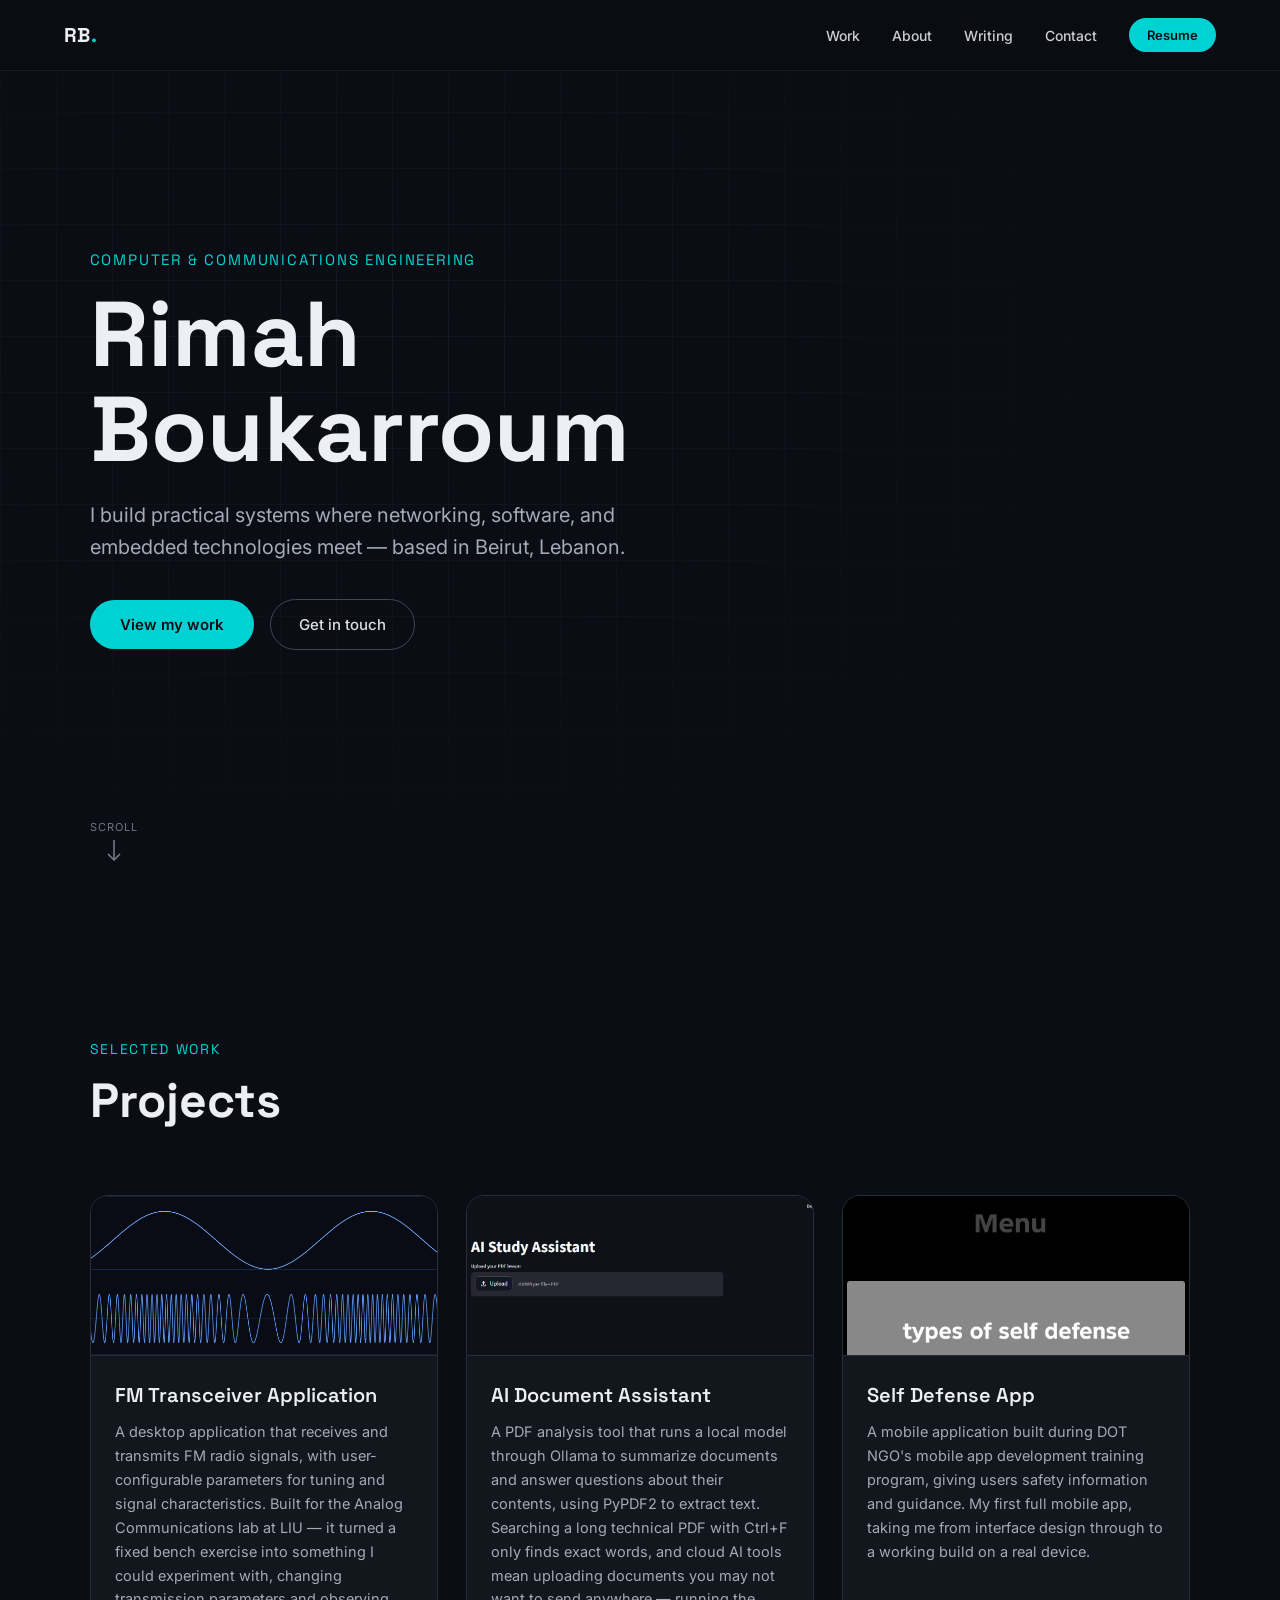
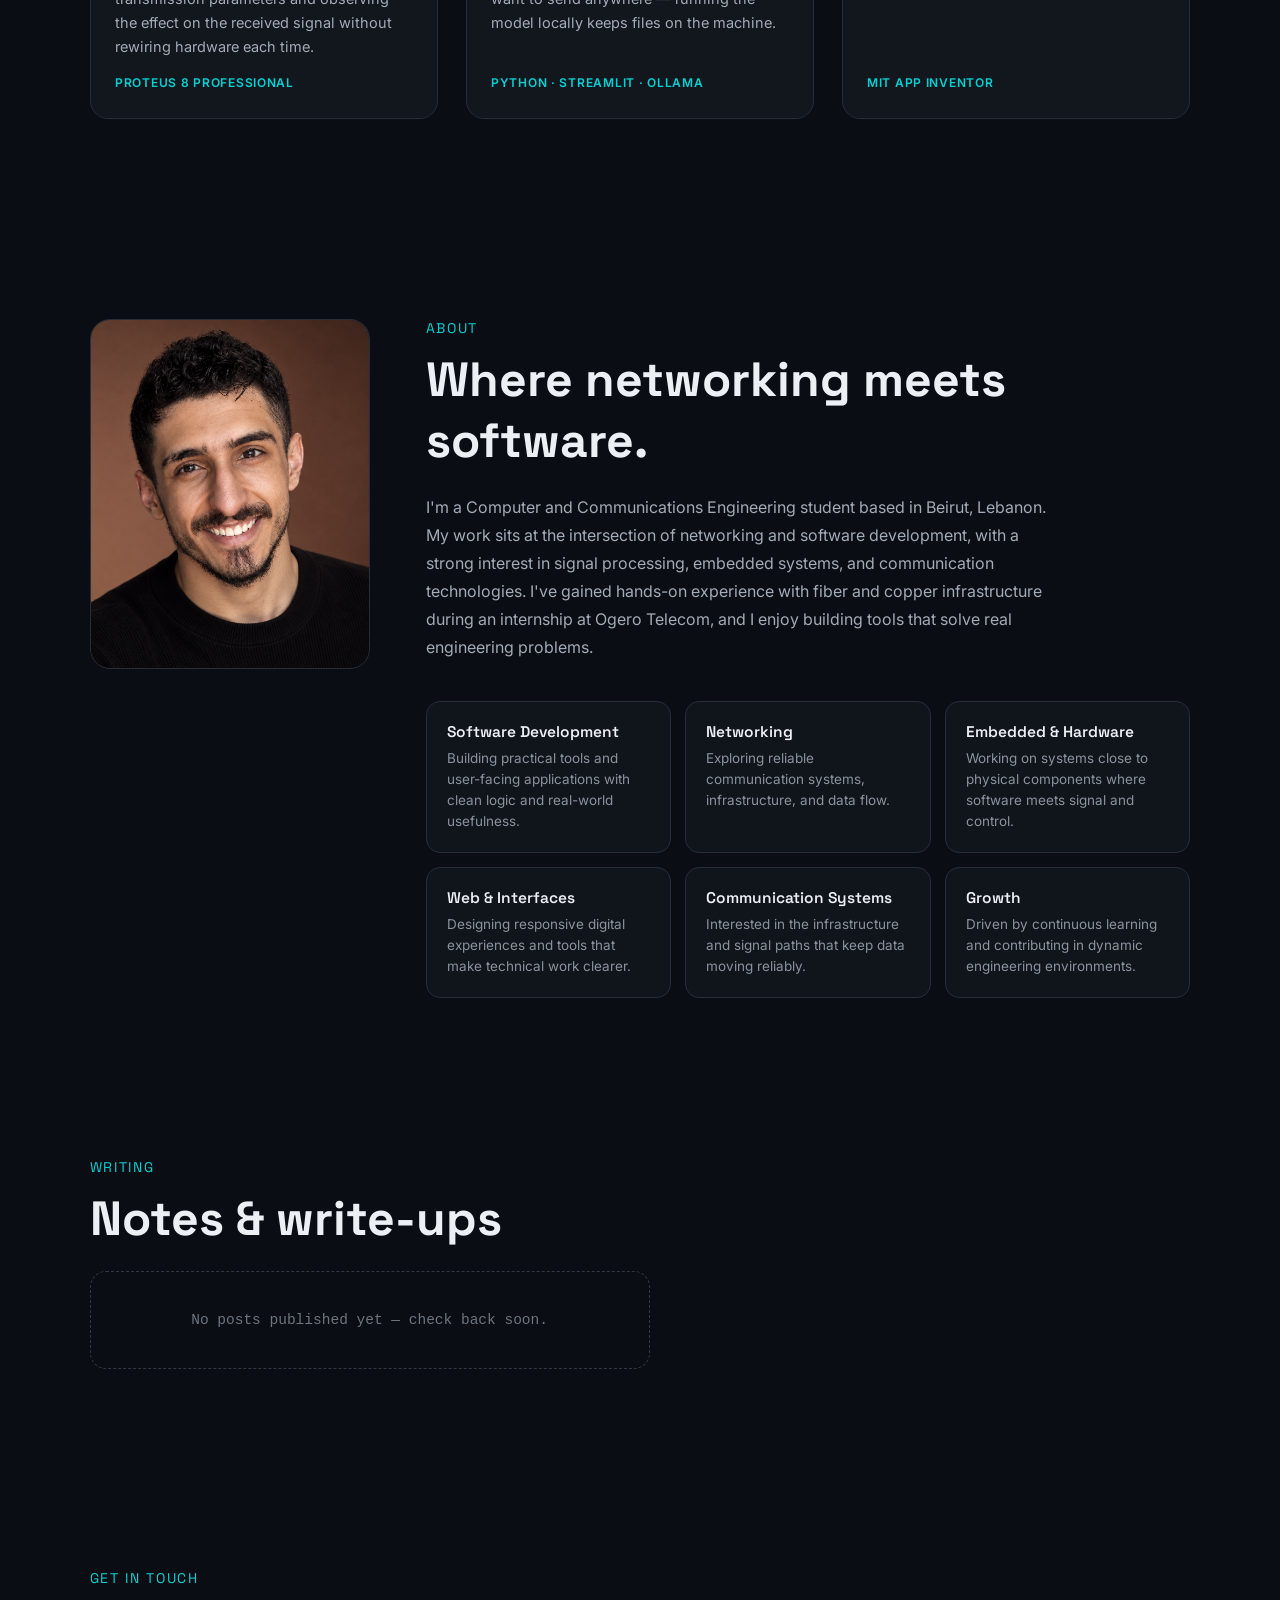
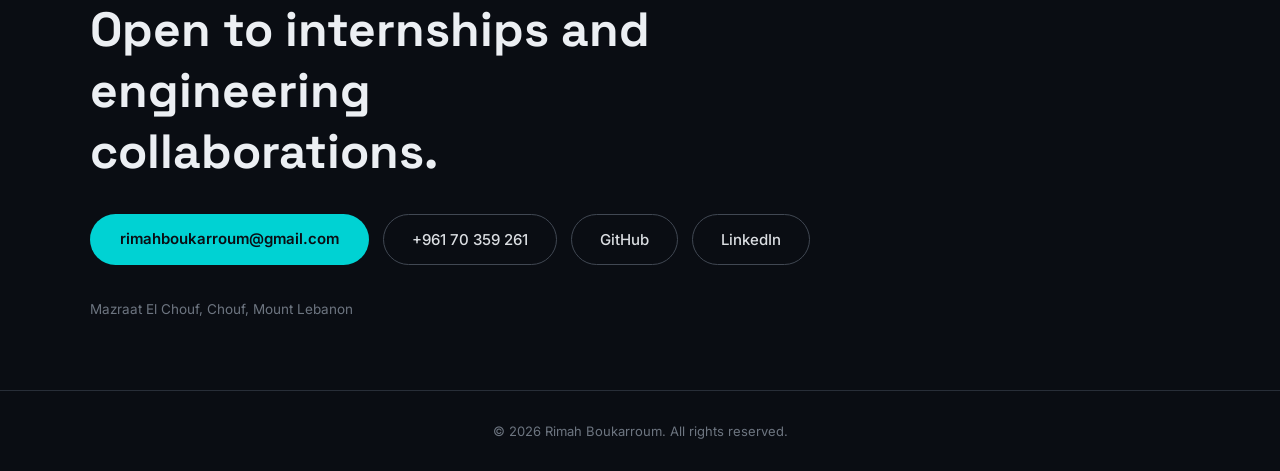
<file: index.html>
<!DOCTYPE html>
<html lang="en">
	<head>
		<meta charset="utf-8" />
		<title>Rimah Boukarroum | Portfolio</title>
		<meta name="description" content="Rimah Boukarroum — Computer and Communications Engineering student in Beirut, building practical systems across networking, software, and embedded technologies." />
		<meta name="viewport" content="width=device-width, initial-scale=1" />
		<link rel="canonical" href="https://www.rimahboukarroum.com/" />

		<!-- Social preview (Open Graph + Twitter Card) -->
		<meta property="og:type" content="website" />
		<meta property="og:url" content="https://www.rimahboukarroum.com/" />
		<meta property="og:title" content="Rimah Boukarroum | Portfolio" />
		<meta property="og:description" content="Computer and Communications Engineering student in Beirut, building practical systems across networking, software, and embedded technologies." />
		<meta property="og:image" content="https://www.rimahboukarroum.com/images/headshot.png" />
		<meta name="twitter:card" content="summary" />
		<meta name="twitter:title" content="Rimah Boukarroum | Portfolio" />
		<meta name="twitter:description" content="Computer and Communications Engineering student in Beirut, building practical systems across networking, software, and embedded technologies." />
		<meta name="twitter:image" content="https://www.rimahboukarroum.com/images/headshot.png" />

		<link rel="preconnect" href="https://fonts.googleapis.com" />
		<link href="https://fonts.googleapis.com/css2?family=Space+Grotesk:wght@400;500;600;700&family=Inter:wght@400;500;600&display=swap" rel="stylesheet" />
		<link rel="stylesheet" href="assets/css/style.css" />
	</head>
	<body>

		<a href="#main" class="skip-link">Skip to main content</a>

		<div class="cursor-glow" aria-hidden="true"></div>

		<!-- Header -->
			<header id="header">
				<a href="#home" class="logo">RB<span class="dot">.</span></a>
				<nav aria-label="Primary">
					<a href="#projects" class="nav-link">Work</a>
					<a href="#about" class="nav-link">About</a>
					<a href="#writing" class="nav-link">Writing</a>
					<a href="#contact" class="nav-link">Contact</a>
					<a href="assets/Rimah_Boukarroum_CV.pdf" download="Rimah_Boukarroum_CV.pdf" class="button-pill button-pill--primary button-resume magnetic">Resume</a>
				</nav>
			</header>

			<main id="main" tabindex="-1">

				<!-- Hero -->
					<section id="home">
						<div class="grid-backdrop" aria-hidden="true"></div>
						<p class="eyebrow">Computer &amp; Communications Engineering</p>
						<h1 class="hero-title">Rimah<br />Boukarroum</h1>
						<p class="hero-lede">I build practical systems where networking, software, and embedded technologies meet — based in Beirut, Lebanon.</p>
						<div class="hero-actions">
							<a href="#projects" class="button-pill button-pill--lg button-pill--primary magnetic">View my work</a>
							<a href="#contact" class="button-pill button-pill--lg button-pill--ghost">Get in touch</a>
						</div>
						<div class="scroll-cue" aria-hidden="true">
							<span>Scroll</span>
							<svg width="16" height="24" viewBox="0 0 16 24"><line x1="8" y1="0" x2="8" y2="20" stroke="oklch(60% 0.02 258)" stroke-width="1.5"></line><path d="M2 14 L8 20 L14 14" stroke="oklch(60% 0.02 258)" stroke-width="1.5" fill="none"></path></svg>
						</div>
					</section>

				<!-- Projects -->
					<section id="projects">
						<div data-reveal="projects-heading">
							<p class="section-label">Selected Work</p>
							<h2 class="section-title">Projects</h2>
						</div>
						<div class="project-grid">

							<div data-reveal="project-0">
								<div class="project-card">
									<div class="project-thumb">
										<img src="images/fm-transceiver.png" alt="FM Transceiver Application signal display" loading="lazy" />
									</div>
									<div class="project-body">
										<h3>FM Transceiver Application</h3>
										<p>A desktop application that receives and transmits FM radio signals, with user-configurable parameters for tuning and signal characteristics. Built for the Analog Communications lab at LIU — it turned a fixed bench exercise into something I could experiment with, changing transmission parameters and observing the effect on the received signal without rewiring hardware each time.</p>
										<span class="project-tool">Proteus 8 Professional</span>
									</div>
								</div>
							</div>

							<div data-reveal="project-1">
								<div class="project-card">
									<div class="project-thumb">
										<img src="images/ai-assistant-home.png" alt="AI Document Assistant home screen" loading="lazy" />
									</div>
									<div class="project-body">
										<h3>AI Document Assistant</h3>
										<p>A PDF analysis tool that runs a local model through Ollama to summarize documents and answer questions about their contents, using PyPDF2 to extract text. Searching a long technical PDF with Ctrl+F only finds exact words, and cloud AI tools mean uploading documents you may not want to send anywhere — running the model locally keeps files on the machine.</p>
										<span class="project-tool">Python · Streamlit · Ollama</span>
									</div>
								</div>
							</div>

							<div data-reveal="project-2">
								<div class="project-card">
									<div class="project-thumb">
										<img src="images/self-defense-menu.jpg" alt="Self Defense App main menu" loading="lazy" />
									</div>
									<div class="project-body">
										<h3>Self Defense App</h3>
										<p>A mobile application built during DOT NGO's mobile app development training program, giving users safety information and guidance. My first full mobile app, taking me from interface design through to a working build on a real device.</p>
										<span class="project-tool">MIT App Inventor</span>
									</div>
								</div>
							</div>

						</div>
					</section>

				<!-- About -->
					<section id="about">
						<div class="about-layout" data-reveal="about">
							<div class="about-photo">
								<img src="images/headshot.png" alt="Rimah Boukarroum" />
							</div>
							<div>
								<p class="section-label">About</p>
								<h2 class="section-title">Where networking meets software.</h2>
								<p class="about-bio">I'm a Computer and Communications Engineering student based in Beirut, Lebanon. My work sits at the intersection of networking and software development, with a strong interest in signal processing, embedded systems, and communication technologies. I've gained hands-on experience with fiber and copper infrastructure during an internship at Ogero Telecom, and I enjoy building tools that solve real engineering problems.</p>
								<div class="skills-grid" data-reveal="skills">
									<div class="skill-card">
										<h3>Software Development</h3>
										<p>Building practical tools and user-facing applications with clean logic and real-world usefulness.</p>
									</div>
									<div class="skill-card">
										<h3>Networking</h3>
										<p>Exploring reliable communication systems, infrastructure, and data flow.</p>
									</div>
									<div class="skill-card">
										<h3>Embedded &amp; Hardware</h3>
										<p>Working on systems close to physical components where software meets signal and control.</p>
									</div>
									<div class="skill-card">
										<h3>Web &amp; Interfaces</h3>
										<p>Designing responsive digital experiences and tools that make technical work clearer.</p>
									</div>
									<div class="skill-card">
										<h3>Communication Systems</h3>
										<p>Interested in the infrastructure and signal paths that keep data moving reliably.</p>
									</div>
									<div class="skill-card">
										<h3>Growth</h3>
										<p>Driven by continuous learning and contributing in dynamic engineering environments.</p>
									</div>
								</div>
							</div>
						</div>
					</section>

				<!-- Writing -->
					<section id="writing">
						<div data-reveal="writing">
							<p class="section-label">Writing</p>
							<h2 class="section-title">Notes &amp; write-ups</h2>
							<div class="writing-empty">
								<p>No posts published yet — check back soon.</p>
							</div>
						</div>
					</section>

				<!-- Contact -->
					<section id="contact">
						<div data-reveal="contact">
							<p class="section-label">Get in touch</p>
							<h2 class="contact-title">Open to internships and engineering collaborations.</h2>
							<div class="contact-actions">
								<a href="mailto:rimahboukarroum@gmail.com" class="button-pill button-pill--lg button-pill--primary magnetic">rimahboukarroum@gmail.com</a>
								<a href="tel:+96170359261" class="button-pill button-pill--lg button-pill--ghost">+961 70 359 261</a>
								<a href="https://github.com/RimahBk" target="_blank" rel="noopener" class="button-pill button-pill--lg button-pill--ghost">GitHub</a>
								<a href="https://www.linkedin.com/in/rimah-boukarroum-32a530227/" target="_blank" rel="noopener" class="button-pill button-pill--lg button-pill--ghost">LinkedIn</a>
							</div>
							<p class="contact-address">Mazraat El Chouf, Chouf, Mount Lebanon</p>
						</div>
					</section>

			</main>

		<!-- Footer -->
			<footer id="footer">
				<p>&copy; 2026 Rimah Boukarroum. All rights reserved.</p>
			</footer>

		<script src="assets/js/main.js"></script>

	</body>
</html>
</file>
<file: assets/css/style.css>
/*
	Rimah Boukarroum — portfolio
	Plain CSS, no build step. Converted from a Claude Design canvas source
	(Portfolio.dc.html) into a static page.
*/

:root {
	--bg: oklch(16% 0.014 258);
	--bg-card: oklch(20% 0.016 258);
	--bg-card-soft: oklch(19% 0.015 258);
	--bg-card-alt: oklch(21% 0.017 258);
	--bg-card-stripe: oklch(24% 0.018 258);
	--text: oklch(95% 0.006 258);
	--text-soft: oklch(85% 0.01 258);
	--text-softer: oklch(74% 0.02 258);
	--text-muted: oklch(66% 0.02 258);
	--text-mutest: oklch(56% 0.02 258);
	--accent: oklch(78% 0.14 195);
	--accent-hover: oklch(84% 0.12 195);
	--border: oklch(30% 0.02 258);
	--border-soft: oklch(34% 0.02 258);
	--border-strong: oklch(40% 0.02 258);
	--font-display: 'Space Grotesk', sans-serif;
	--font-body: 'Inter', sans-serif;
}

* {
	box-sizing: border-box;
}

html {
	scroll-behavior: smooth;
}

@media (prefers-reduced-motion: reduce) {
	html {
		scroll-behavior: auto;
	}
	*, *::before, *::after {
		animation-duration: 0.001ms !important;
		animation-iteration-count: 1 !important;
		transition-duration: 0.001ms !important;
	}
}

html, body {
	overflow-x: hidden;
	max-width: 100%;
}

body {
	margin: 0;
	background: var(--bg);
	color: var(--text);
	font-family: var(--font-body);
	-webkit-font-smoothing: antialiased;
}

a {
	color: var(--accent);
	text-decoration: none;
}

a:hover {
	color: var(--accent-hover);
}

a:focus-visible,
button:focus-visible {
	outline: 2px solid var(--accent);
	outline-offset: 3px;
	border-radius: 4px;
}

img {
	max-width: 100%;
}

/* Skip link */

.skip-link {
	position: fixed;
	top: -6em;
	left: 0.5em;
	z-index: 500;
	padding: 0.75em 1.25em;
	border-radius: 0 0 0.35em 0.35em;
	background: var(--accent);
	color: var(--bg);
	font-weight: 700;
	font-size: 0.85em;
}

.skip-link:focus {
	top: 0;
	color: var(--bg);
}

/* Cursor glow (desktop pointer only, see main.js) */

.cursor-glow {
	position: fixed;
	top: 0;
	left: 0;
	width: 400px;
	height: 400px;
	border-radius: 50%;
	background: radial-gradient(circle, oklch(78% 0.14 195 / 0.16), transparent 70%);
	pointer-events: none;
	z-index: 1;
	will-change: transform;
	opacity: 0;
	transition: opacity 0.3s ease;
	transform: translate3d(-400px, -400px, 0);
}

.cursor-glow.is-active {
	opacity: 1;
}

/* Header */

#header {
	position: fixed;
	top: 0;
	left: 0;
	right: 0;
	z-index: 50;
	display: flex;
	align-items: center;
	justify-content: space-between;
	padding: 18px clamp(20px, 5vw, 64px);
	backdrop-filter: blur(12px);
	-webkit-backdrop-filter: blur(12px);
	background: oklch(16% 0.014 258 / 0.7);
	border-bottom: 1px solid oklch(30% 0.02 258 / 0.5);
}

.logo {
	font-family: var(--font-display);
	font-weight: 700;
	font-size: 20px;
	color: var(--text);
	letter-spacing: 0.02em;
}

.logo .dot {
	color: var(--accent);
}

#header nav {
	display: flex;
	align-items: center;
	gap: clamp(14px, 3vw, 32px);
	flex-wrap: wrap;
	justify-content: flex-end;
}

@media screen and (max-width: 700px) {
	#header {
		flex-wrap: wrap;
		row-gap: 12px;
	}

	#header nav {
		width: 100%;
		justify-content: flex-start;
		gap: 12px 20px;
	}
}

.nav-link {
	font-size: 14px;
	color: var(--text-soft);
	font-weight: 500;
}

.nav-link:hover {
	color: var(--accent);
}

.button-pill {
	display: inline-block;
	font-weight: 600;
	border-radius: 999px;
	transition: transform 0.2s ease-out;
	will-change: transform;
}

.button-pill--primary {
	background: var(--accent);
	color: var(--bg);
}

.button-pill--primary:hover {
	color: var(--bg);
}

.button-pill--ghost {
	border: 1px solid var(--border-strong);
	color: oklch(90% 0.006 258);
	font-weight: 500;
}

.button-pill--ghost:hover {
	border-color: var(--accent);
	color: var(--accent);
}

.button-resume {
	font-size: 13px;
	padding: 9px 18px;
}

/* Shared "large" pill size, used by both the hero and Contact CTAs
   (was previously the same padding/font-size declared twice, once per
   section). Ghost buttons get 2px less horizontal padding than primary
   ones so the visible border doesn't make them look wider. */
.button-pill--lg {
	padding: 15px 30px;
	font-size: 15px;
}

.button-pill--lg.button-pill--ghost {
	padding: 15px 28px;
}

/* Hero */

#home {
	min-height: 100vh;
	display: flex;
	flex-direction: column;
	/* No align-items override: default stretch keeps each child's width
	   tied to the available space so long text actually wraps instead of
	   claiming its full unwrapped width (the classic flex min-width:auto
	   trap). Everything here is left-aligned text/buttons anyway, so
	   stretching the (invisible) box doesn't change how it looks. */
	justify-content: center;
	padding: 0 clamp(20px, 7vw, 96px);
	position: relative;
	z-index: 2;
}

#home .grid-backdrop {
	position: absolute;
	inset: 0;
	background-image:
		linear-gradient(oklch(30% 0.02 258 / 0.35) 1px, transparent 1px),
		linear-gradient(90deg, oklch(30% 0.02 258 / 0.35) 1px, transparent 1px);
	background-size: 56px 56px;
	mask-image: radial-gradient(ellipse 60% 60% at 30% 40%, black, transparent);
	-webkit-mask-image: radial-gradient(ellipse 60% 60% at 30% 40%, black, transparent);
	z-index: -1;
}

.eyebrow {
	font-family: var(--font-display);
	color: var(--accent);
	font-size: 15px;
	letter-spacing: 0.12em;
	text-transform: uppercase;
	margin: 0 0 18px;
}

.hero-title {
	font-family: var(--font-display);
	font-size: clamp(42px, 8vw, 92px);
	font-weight: 700;
	line-height: 1.03;
	margin: 0 0 22px;
	max-width: 900px;
}

.hero-lede {
	font-size: clamp(16px, 2vw, 20px);
	color: var(--text-softer);
	max-width: 560px;
	line-height: 1.6;
	margin: 0 0 36px;
}

.hero-actions {
	display: flex;
	gap: 16px;
	align-items: center;
	flex-wrap: wrap;
}

.scroll-cue {
	position: absolute;
	bottom: 36px;
	left: clamp(20px, 7vw, 96px);
	display: flex;
	flex-direction: column;
	align-items: center;
	gap: 6px;
	animation: bounceArrow 2s ease-in-out infinite;
}

.scroll-cue span {
	font-size: 11px;
	letter-spacing: 0.1em;
	color: var(--text-mutest);
	text-transform: uppercase;
}

@keyframes bounceArrow {
	0%, 100% { transform: translateY(0); opacity: 0.5; }
	50% { transform: translateY(8px); opacity: 1; }
}

@media (prefers-reduced-motion: reduce) {
	.scroll-cue {
		animation: none;
	}
}

/* Reveal-on-scroll */

[data-reveal] {
	opacity: 0;
	transform: translateY(28px);
	transition: opacity 0.7s cubic-bezier(.16,1,.3,1), transform 0.7s cubic-bezier(.16,1,.3,1);
}

[data-reveal].is-visible {
	opacity: 1;
	transform: translateY(0);
}

[data-reveal="skills"] {
	transition-delay: 0.1s;
}

@media (prefers-reduced-motion: reduce) {
	[data-reveal] {
		opacity: 1;
		transform: none;
	}
}

/* Sections */

section {
	position: relative;
	z-index: 2;
	scroll-margin-top: 80px;
}

#projects {
	padding: 140px clamp(20px, 7vw, 96px) 100px;
}

#about {
	padding: 100px clamp(20px, 7vw, 96px) 60px;
}

#writing {
	padding: 100px clamp(20px, 7vw, 96px);
}

#contact {
	padding: 100px clamp(20px, 7vw, 96px) 60px;
}

.section-label {
	font-family: var(--font-display);
	color: var(--accent);
	font-size: 14px;
	letter-spacing: 0.12em;
	text-transform: uppercase;
	margin: 0 0 12px;
}

.section-title {
	font-family: var(--font-display);
	font-size: clamp(30px, 4vw, 48px);
	font-weight: 700;
	margin: 0 0 64px;
}

#about .section-title,
#writing .section-title,
#contact .section-title {
	margin: 0 0 22px;
}

/* Project cards */

.project-grid {
	display: grid;
	grid-template-columns: repeat(auto-fit, minmax(300px, 1fr));
	gap: 28px;
}

.project-card {
	background: var(--bg-card);
	border: 1px solid var(--border);
	border-radius: 18px;
	overflow: hidden;
	height: 100%;
	display: flex;
	flex-direction: column;
	transition: transform 0.15s ease-out;
	transform: perspective(900px) rotateX(0) rotateY(0);
	will-change: transform;
}

.project-thumb {
	height: 160px;
	position: relative;
	overflow: hidden;
	background: var(--bg-card-alt);
	border-bottom: 1px solid var(--border);
}

.project-thumb img {
	width: 100%;
	height: 100%;
	object-fit: cover;
	object-position: top center;
	display: block;
}

.project-body {
	padding: 26px 24px 28px;
	display: flex;
	flex-direction: column;
	gap: 12px;
	flex: 1;
}

.project-body h3 {
	font-family: var(--font-display);
	font-size: 20px;
	font-weight: 600;
	margin: 0;
}

.project-body p {
	font-size: 14.5px;
	line-height: 1.65;
	color: var(--text-softer);
	margin: 0;
	flex: 1;
}

.project-tool {
	font-size: 12px;
	font-weight: 600;
	letter-spacing: 0.06em;
	color: var(--accent);
	text-transform: uppercase;
	margin-top: 4px;
}

/* About */

.about-layout {
	display: grid;
	grid-template-columns: 280px 1fr;
	gap: 56px;
	align-items: start;
}

.about-photo {
	border-radius: 20px;
	overflow: hidden;
	border: 1px solid var(--border);
	aspect-ratio: 4 / 5;
	background: var(--bg-card);
}

.about-photo img {
	width: 100%;
	height: 100%;
	object-fit: cover;
	filter: grayscale(0.3) contrast(1.05);
	display: block;
}

.about-bio {
	font-size: 16px;
	line-height: 1.75;
	color: var(--text-softer);
	margin: 0 0 40px;
	max-width: 640px;
}

.skills-grid {
	display: grid;
	grid-template-columns: repeat(auto-fit, minmax(220px, 1fr));
	gap: 14px;
}

.skill-card {
	padding: 20px;
	border-radius: 14px;
	border: 1px solid var(--border);
	background: var(--bg-card-soft);
	transition: transform 0.25s ease, border-color 0.25s ease;
}

.skill-card:hover {
	transform: translateY(-4px);
	border-color: oklch(78% 0.14 195 / 0.6);
}

.skill-card h3 {
	font-family: var(--font-display);
	font-size: 15.5px;
	font-weight: 600;
	margin: 0 0 6px;
}

.skill-card p {
	font-size: 13.5px;
	line-height: 1.55;
	color: var(--text-muted);
	margin: 0;
}

@media screen and (max-width: 780px) {
	.about-layout {
		grid-template-columns: 1fr;
	}
	.about-photo {
		max-width: 240px;
	}
}

/* Writing */

.writing-empty {
	border: 1px dashed var(--border-soft);
	border-radius: 16px;
	padding: 40px;
	max-width: 560px;
	text-align: center;
}

.writing-empty p {
	font-size: 14.5px;
	color: var(--text-mutest);
	margin: 0;
	font-family: monospace;
}

/* Contact */

.contact-title {
	font-family: var(--font-display);
	font-size: clamp(28px, 4vw, 48px);
	font-weight: 700;
	margin: 0 0 22px;
	max-width: 640px;
}

.contact-actions {
	display: flex;
	flex-wrap: wrap;
	gap: 14px;
	margin-top: 32px;
}

.contact-address {
	margin-top: 36px;
	font-size: 13.5px;
	color: var(--text-mutest);
}

/* Footer */

#footer {
	padding: 32px clamp(20px, 7vw, 96px);
	border-top: 1px solid var(--border);
	text-align: center;
	position: relative;
	z-index: 2;
}

#footer p {
	font-size: 13px;
	color: var(--text-mutest);
	margin: 0;
}
</file>
